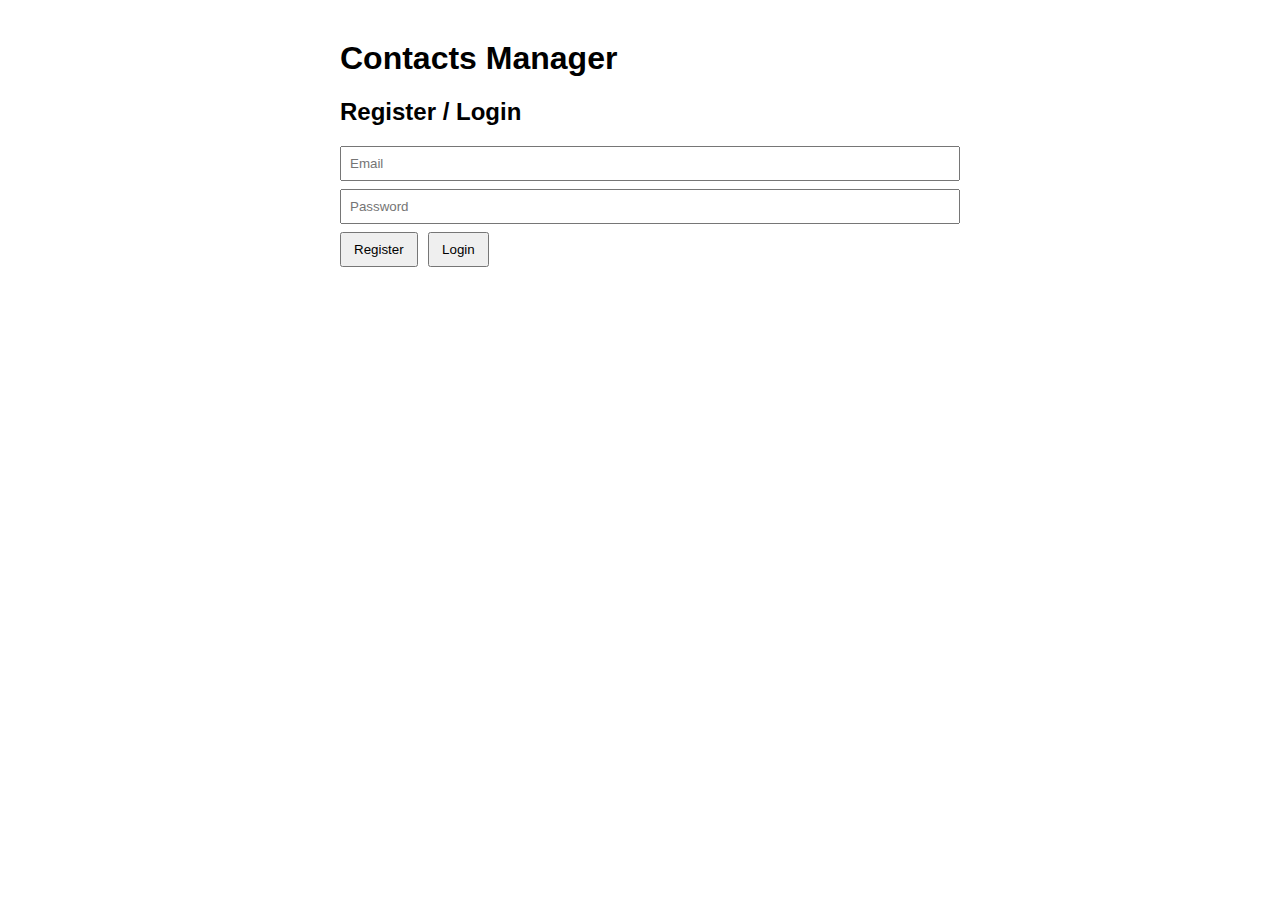
<file: index.html>
<!DOCTYPE html>
<html lang="en">
<head>
  <meta charset="UTF-8" />
  <title>Contacts Manager</title>
  <link rel="stylesheet" href="styles.css" />
</head>
<body>

  <h1>Contacts Manager</h1>

  <!-- Auth -->
  <section id="auth">
    <h2>Register / Login</h2>
    <input type="email" id="email" placeholder="Email" />
    <input type="password" id="password" placeholder="Password" />
    <button onclick="register()">Register</button>
    <button onclick="login()">Login</button>
  </section>

  <!-- Create Contact -->
  <section id="create-contact" class="hidden">
    <h2>New Contact</h2>
    <input type="text" id="name" placeholder="Name" />
    <input type="text" id="phone" placeholder="Phone" />
    <button onclick="createContact()">Add Contact</button>
  </section>

  <!-- Contacts List -->
  <section id="contacts" class="hidden">
    <h2>Your Contacts</h2>
    <ul id="contacts-list"></ul>
  </section>

  <script src="script.js"></script>
</body>
</html>
</file>
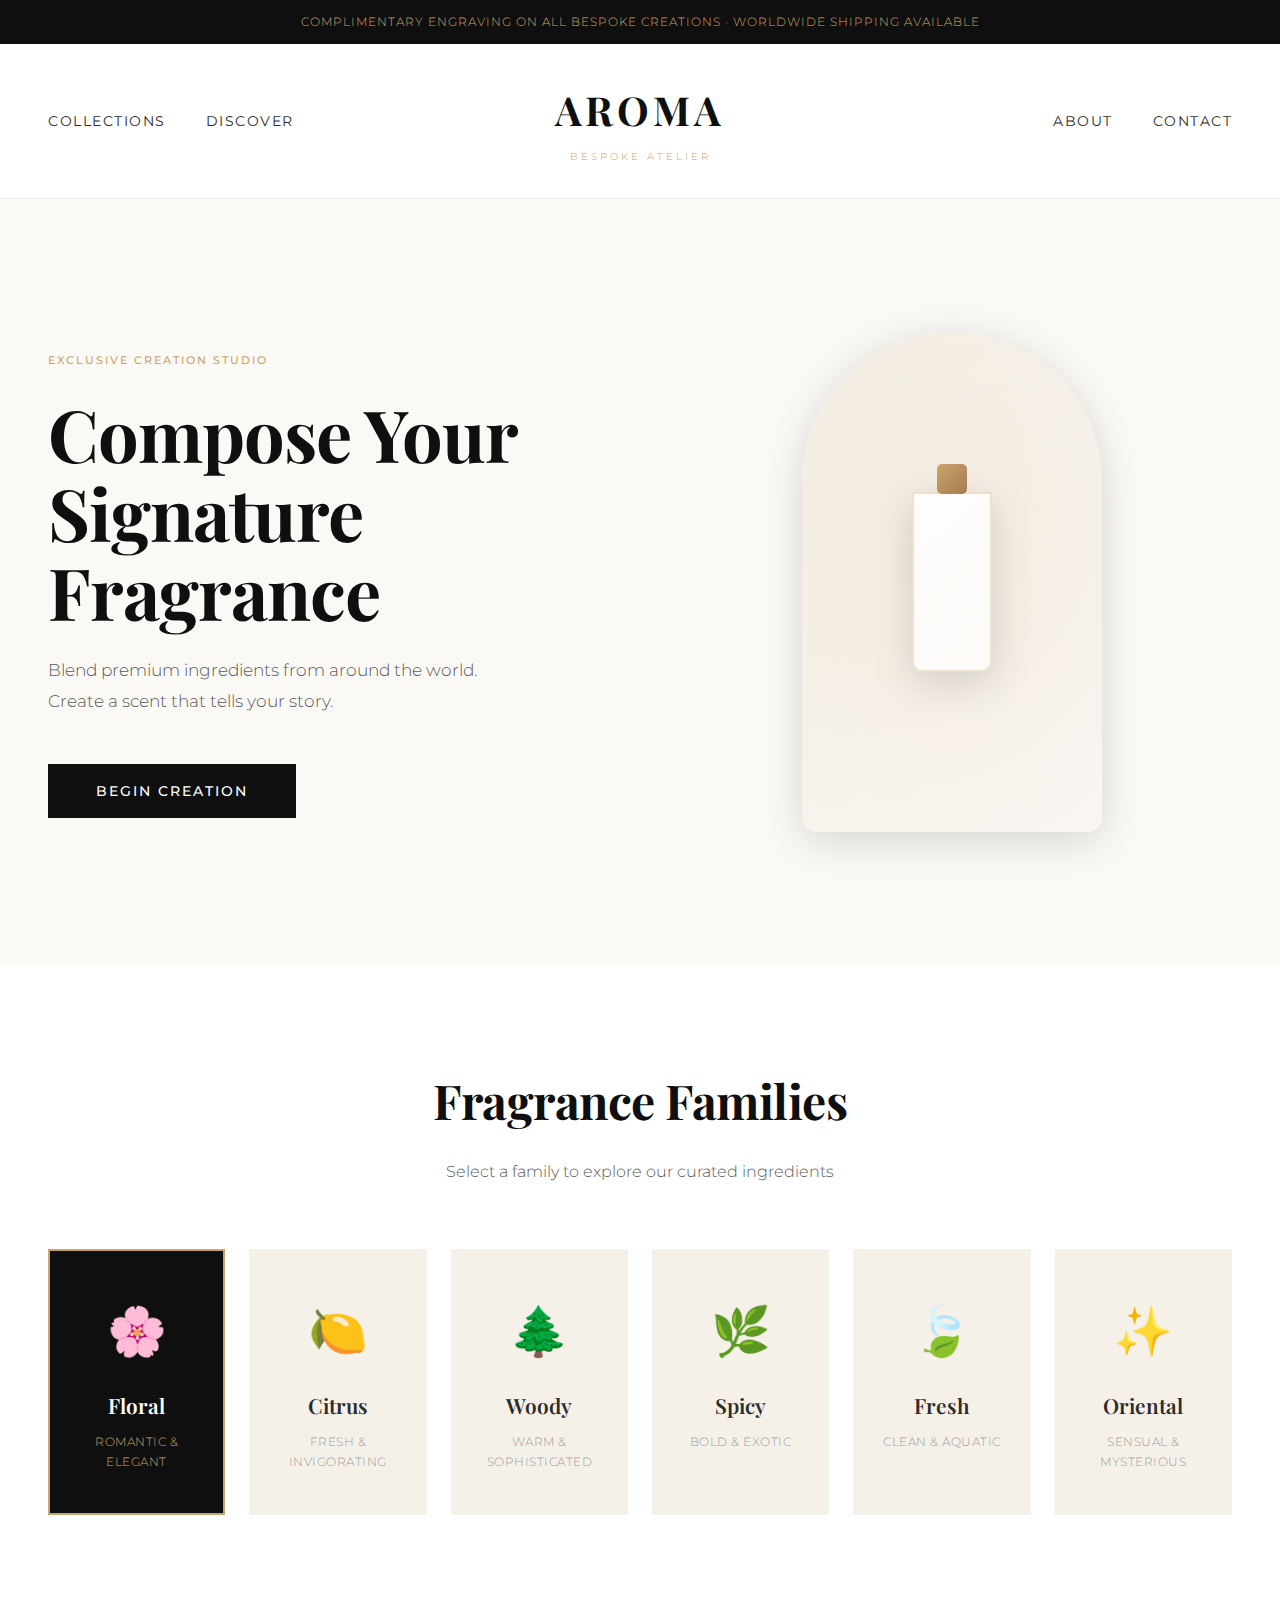
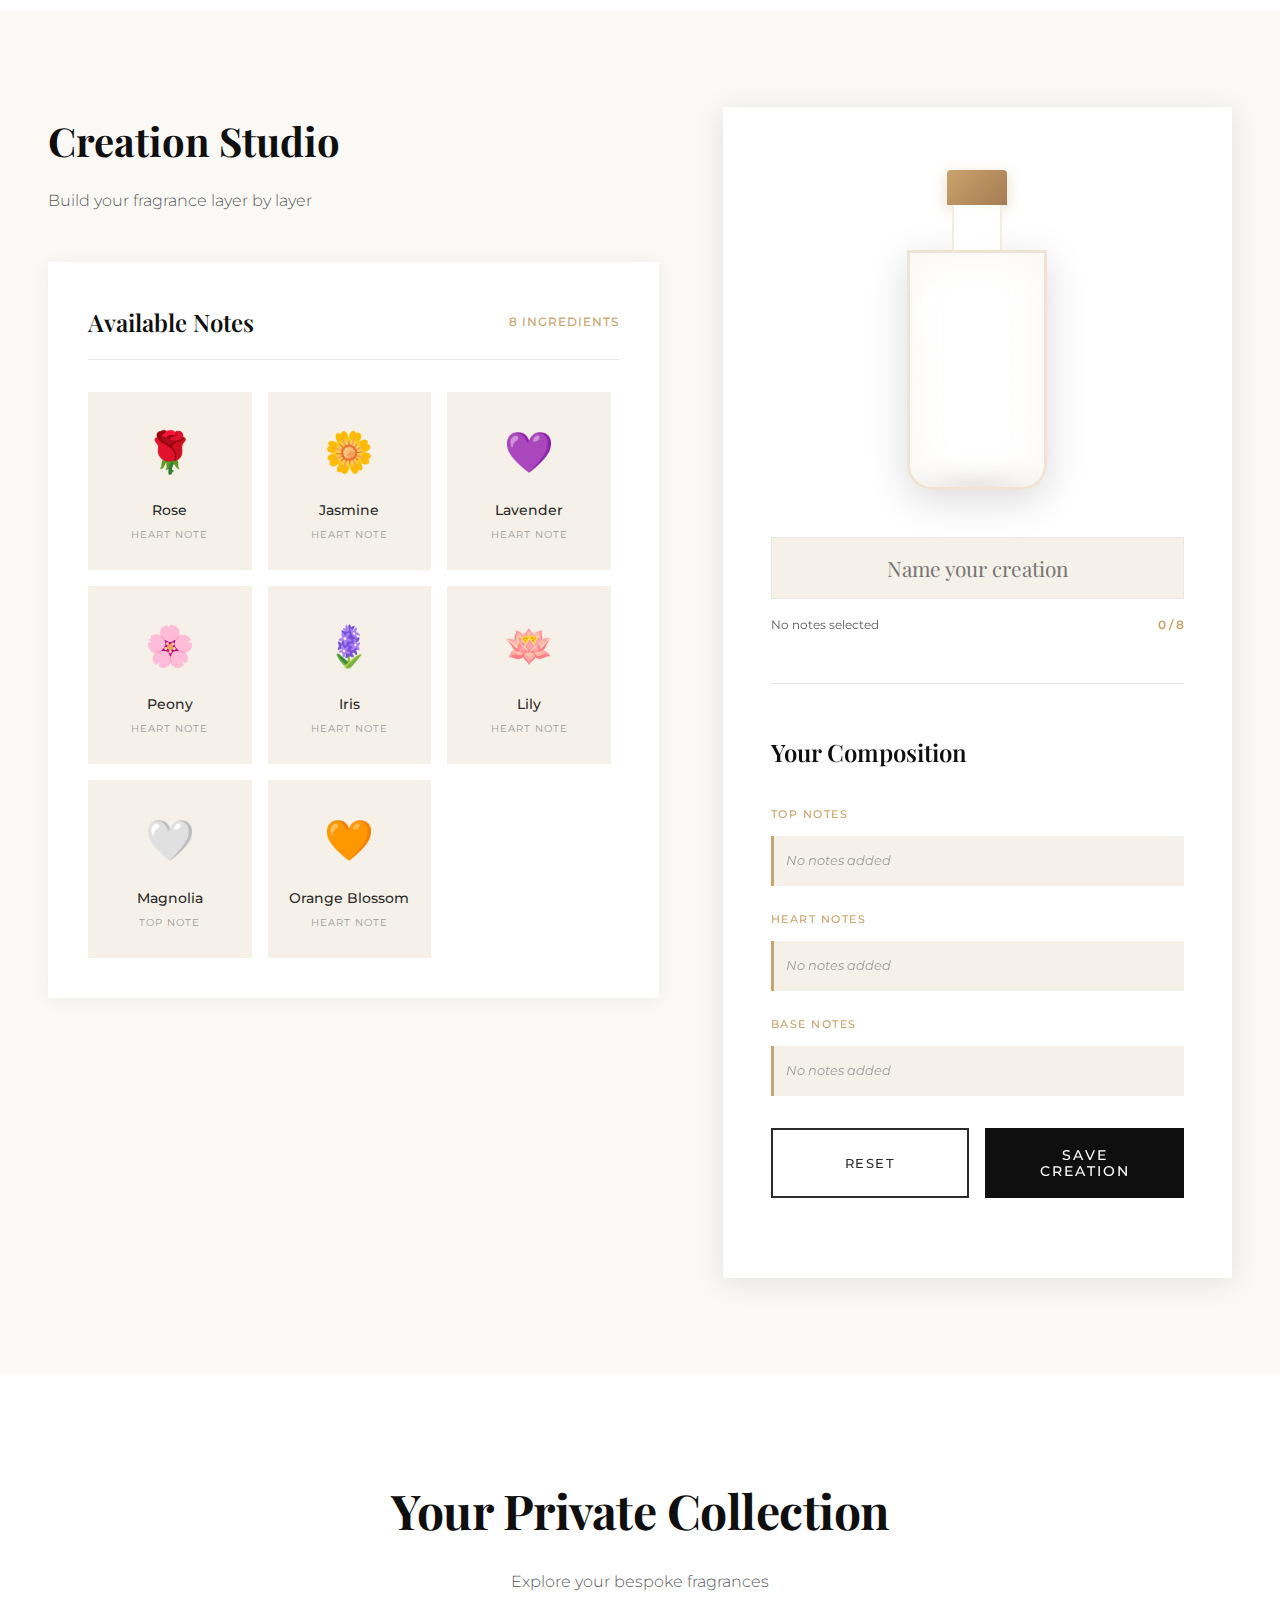
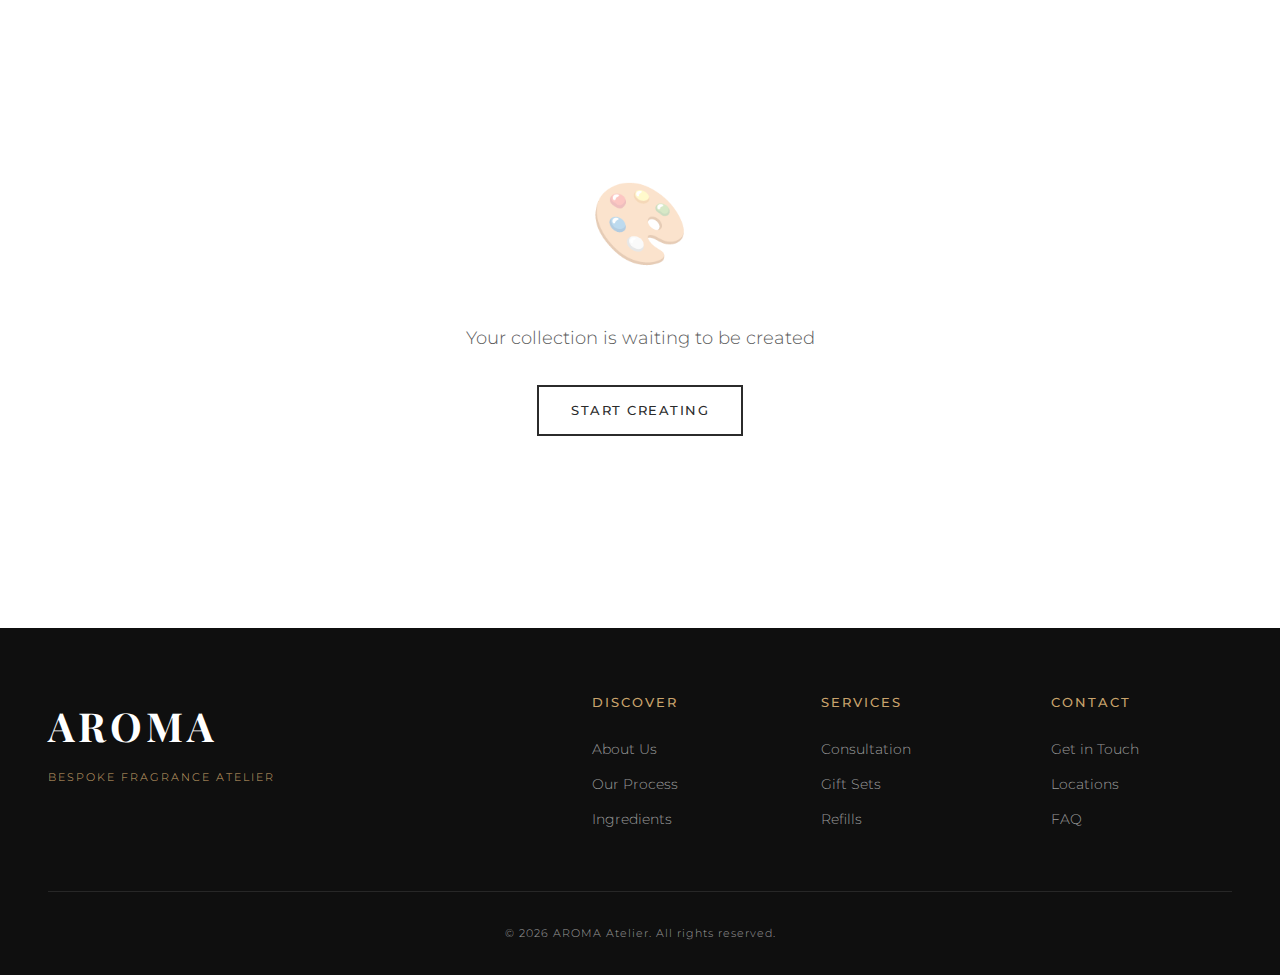
<file: task_vibe_code/index.html>
<!DOCTYPE html>
<html lang="en">
<head>
    <meta charset="UTF-8">
    <meta name="viewport" content="width=device-width, initial-scale=1.0">
    <title>AROMA · Bespoke Fragrance Atelier</title>
    <link rel="stylesheet" href="./styles.css">
    <link rel="preconnect" href="https://fonts.googleapis.com">
    <link rel="preconnect" href="https://fonts.gstatic.com" crossorigin>
    <link href="https://fonts.googleapis.com/css2?family=Playfair+Display:wght@400;500;600;700;800;900&family=Montserrat:wght@200;300;400;500;600;700&display=swap" rel="stylesheet">
</head>
<body>
    <!-- Top Banner -->
    <div class="top-banner">
        <p>Complimentary engraving on all bespoke creations · Worldwide shipping available</p>
    </div>

    <!-- Navigation -->
    <nav class="navbar">
        <div class="nav-wrapper">
            <div class="nav-left">
                <a href="#" class="nav-item">Collections</a>
                <a href="#" class="nav-item">Discover</a>
            </div>
            
            <div class="logo-center">
                <h1 class="brand-logo">AROMA</h1>
                <p class="brand-tagline">BESPOKE ATELIER</p>
            </div>
            
            <div class="nav-right">
                <a href="#" class="nav-item">About</a>
                <a href="#" class="nav-item">Contact</a>
            </div>
        </div>
    </nav>

    <!-- Hero Section -->
    <section class="hero-section">
        <div class="hero-content">
            <span class="hero-label">Exclusive Creation Studio</span>
            <h2 class="hero-title">Compose Your<br>Signature Fragrance</h2>
            <p class="hero-description">Blend premium ingredients from around the world.<br>Create a scent that tells your story.</p>
            <button class="btn-primary" onclick="scrollToStudio()">Begin Creation</button>
        </div>
        <div class="hero-visual">
            <div class="perfume-showcase">
                <div class="showcase-bottle"></div>
            </div>
        </div>
    </section>

    <!-- Category Selector -->
    <section class="category-section">
        <div class="section-container">
            <div class="section-header-main">
                <h2 class="section-title-main">Fragrance Families</h2>
                <p class="section-subtitle-main">Select a family to explore our curated ingredients</p>
            </div>
            
            <div class="category-grid" id="categoryGrid">
                <div class="category-card active" data-category="floral">
                    <div class="category-icon">🌸</div>
                    <h3 class="category-title">Floral</h3>
                    <p class="category-desc">Romantic & Elegant</p>
                </div>
                <div class="category-card" data-category="citrus">
                    <div class="category-icon">🍋</div>
                    <h3 class="category-title">Citrus</h3>
                    <p class="category-desc">Fresh & Invigorating</p>
                </div>
                <div class="category-card" data-category="woody">
                    <div class="category-icon">🌲</div>
                    <h3 class="category-title">Woody</h3>
                    <p class="category-desc">Warm & Sophisticated</p>
                </div>
                <div class="category-card" data-category="spicy">
                    <div class="category-icon">🌿</div>
                    <h3 class="category-title">Spicy</h3>
                    <p class="category-desc">Bold & Exotic</p>
                </div>
                <div class="category-card" data-category="fresh">
                    <div class="category-icon">🍃</div>
                    <h3 class="category-title">Fresh</h3>
                    <p class="category-desc">Clean & Aquatic</p>
                </div>
                <div class="category-card" data-category="oriental">
                    <div class="category-icon">✨</div>
                    <h3 class="category-title">Oriental</h3>
                    <p class="category-desc">Sensual & Mysterious</p>
                </div>
            </div>
        </div>
    </section>

    <!-- Creation Studio -->
    <section class="studio-section" id="studio">
        <div class="studio-container">
            <div class="studio-left">
                <div class="studio-header">
                    <h2 class="studio-title">Creation Studio</h2>
                    <p class="studio-subtitle">Build your fragrance layer by layer</p>
                </div>
                
                <div class="ingredients-container">
                    <div class="ingredients-header">
                        <h3 class="ingredients-title">Available Notes</h3>
                        <span class="ingredients-count" id="availableCount">0 ingredients</span>
                    </div>
                    <div class="ingredients-list" id="ingredientsList">
                        <!-- Populated by JS -->
                    </div>
                </div>
            </div>
            
            <div class="studio-right">
                <div class="composition-panel">
                    <div class="bottle-display">
                        <div class="bottle-wrapper">
                            <div class="luxury-bottle">
                                <div class="bottle-top">
                                    <div class="bottle-cap-gold"></div>
                                    <div class="bottle-neck-glass"></div>
                                </div>
                                <div class="bottle-main-body">
                                    <div class="liquid-fill" id="liquidFill"></div>
                                    <div class="bottle-highlight"></div>
                                    <div class="bottle-shadow"></div>
                                </div>
                            </div>
                        </div>
                        
                        <div class="bottle-details">
                            <input type="text" class="perfume-name-input" id="perfumeName" placeholder="Name your creation" maxlength="30">
                            <div class="composition-info">
                                <span class="composition-notes" id="compositionNotes">No notes selected</span>
                                <span class="composition-count" id="compositionCount">0 / 8</span>
                            </div>
                        </div>
                    </div>
                    
                    <div class="selected-notes-section">
                        <h3 class="selected-title">Your Composition</h3>
                        <div class="pyramid-visualization">
                            <div class="pyramid-layer" id="topNotes">
                                <span class="layer-label">Top Notes</span>
                                <div class="layer-items" id="topNotesList"></div>
                            </div>
                            <div class="pyramid-layer" id="heartNotes">
                                <span class="layer-label">Heart Notes</span>
                                <div class="layer-items" id="heartNotesList"></div>
                            </div>
                            <div class="pyramid-layer" id="baseNotes">
                                <span class="layer-label">Base Notes</span>
                                <div class="layer-items" id="baseNotesList"></div>
                            </div>
                        </div>
                        
                        <div class="action-buttons">
                            <button class="btn-outline" onclick="resetComposition()">Reset</button>
                            <button class="btn-primary" onclick="saveComposition()">Save Creation</button>
                        </div>
                    </div>
                </div>
            </div>
        </div>
    </section>

    <!-- Collection Gallery -->
    <section class="collection-section">
        <div class="section-container">
            <div class="section-header-main">
                <h2 class="section-title-main">Your Private Collection</h2>
                <p class="section-subtitle-main">Explore your bespoke fragrances</p>
            </div>
            
            <div class="collection-grid" id="collectionGrid">
                <div class="empty-collection">
                    <div class="empty-icon">🎨</div>
                    <p class="empty-text">Your collection is waiting to be created</p>
                    <button class="btn-outline" onclick="scrollToStudio()">Start Creating</button>
                </div>
            </div>
        </div>
    </section>

    <!-- Footer -->
    <footer class="footer">
        <div class="footer-content">
            <div class="footer-brand">
                <h3 class="footer-logo">AROMA</h3>
                <p class="footer-tagline">Bespoke Fragrance Atelier</p>
            </div>
            <div class="footer-links">
                <div class="footer-column">
                    <h4>Discover</h4>
                    <a href="#">About Us</a>
                    <a href="#">Our Process</a>
                    <a href="#">Ingredients</a>
                </div>
                <div class="footer-column">
                    <h4>Services</h4>
                    <a href="#">Consultation</a>
                    <a href="#">Gift Sets</a>
                    <a href="#">Refills</a>
                </div>
                <div class="footer-column">
                    <h4>Contact</h4>
                    <a href="#">Get in Touch</a>
                    <a href="#">Locations</a>
                    <a href="#">FAQ</a>
                </div>
            </div>
        </div>
        <div class="footer-bottom">
            <p>&copy; 2026 AROMA Atelier. All rights reserved.</p>
        </div>
    </footer>

    <!-- Success Modal -->
    <div class="modal-overlay" id="successModal">
        <div class="modal-content">
            <div class="modal-check">✓</div>
            <h3 class="modal-title">Creation Saved</h3>
            <p class="modal-text">Your bespoke fragrance has been added to your collection</p>
            <button class="btn-primary" onclick="closeModal()">Continue</button>
        </div>
    </div>

    <script src="./script.js"></script>
</body>
</html>
</file>
<file: styles.css>
body {
  font-family: Arial, sans-serif;
  max-width: 600px;
  margin: 40px auto;
}

input {
  display: block;
  margin: 8px 0;
  padding: 8px;
  width: 100%;
}

button {
  padding: 8px 12px;
  margin-right: 6px;
  cursor: pointer;
}

.hidden {
  display: none;
}

ul {
  padding-left: 0;
}

li {
  list-style: none;
  padding: 8px;
  border-bottom: 1px solid #ddd;
}
</file>
<file: task_vibe_code/styles.css>
/* ==============================================
   AROMA - Bespoke Fragrance Atelier Styles
   Luxury Editorial Design System
   ============================================== */

/* CSS Variables */
:root {
    /* Color Palette - Sophisticated & Elegant */
    --color-cream: #FBF9F6;
    --color-sand: #F5F1E8;
    --color-gold: #C9A36C;
    --color-gold-dark: #A67C52;
    --color-charcoal: #2B2B2B;
    --color-slate: #5A5A5A;
    --color-fog: #9C9C9C;
    --color-white: #FFFFFF;
    --color-black: #0F0F0F;
    
    /* Accent Colors */
    --color-rose: #D4A5A5;
    --color-sage: #A8B8A5;
    --color-lavender: #B5A8C5;
    
    /* Typography */
    --font-display: 'Playfair Display', serif;
    --font-body: 'Montserrat', sans-serif;
    
    /* Shadows */
    --shadow-soft: 0 2px 20px rgba(0, 0, 0, 0.06);
    --shadow-medium: 0 4px 30px rgba(0, 0, 0, 0.1);
    --shadow-hard: 0 8px 40px rgba(0, 0, 0, 0.15);
    
    /* Transitions */
    --transition-smooth: all 0.4s cubic-bezier(0.4, 0, 0.2, 1);
    --transition-bounce: all 0.5s cubic-bezier(0.68, -0.55, 0.265, 1.55);
}

/* Reset & Base */
* {
    margin: 0;
    padding: 0;
    box-sizing: border-box;
}

body {
    font-family: var(--font-body);
    color: var(--color-charcoal);
    background-color: var(--color-cream);
    line-height: 1.7;
    overflow-x: hidden;
    -webkit-font-smoothing: antialiased;
    -moz-osx-font-smoothing: grayscale;
}

/* Top Banner */
.top-banner {
    background: var(--color-black);
    color: var(--color-gold);
    text-align: center;
    padding: 0.75rem;
    font-size: 0.75rem;
    letter-spacing: 1px;
    text-transform: uppercase;
    font-weight: 300;
}

/* Navigation */
.navbar {
    background: var(--color-white);
    border-bottom: 1px solid #E8E8E8;
    padding: 2rem 3rem;
    position: sticky;
    top: 0;
    z-index: 100;
    backdrop-filter: blur(10px);
    animation: slideDown 0.6s ease-out;
}

@keyframes slideDown {
    from {
        transform: translateY(-100%);
    }
    to {
        transform: translateY(0);
    }
}

.nav-wrapper {
    max-width: 1400px;
    margin: 0 auto;
    display: grid;
    grid-template-columns: 1fr auto 1fr;
    align-items: center;
    gap: 2rem;
}

.nav-left,
.nav-right {
    display: flex;
    gap: 2.5rem;
}

.nav-right {
    justify-content: flex-end;
}

.nav-item {
    color: var(--color-charcoal);
    text-decoration: none;
    font-size: 0.85rem;
    letter-spacing: 1.5px;
    text-transform: uppercase;
    font-weight: 400;
    transition: var(--transition-smooth);
    position: relative;
}

.nav-item::after {
    content: '';
    position: absolute;
    bottom: -3px;
    left: 0;
    width: 0;
    height: 1px;
    background: var(--color-gold);
    transition: width 0.3s ease;
}

.nav-item:hover::after {
    width: 100%;
}

.logo-center {
    text-align: center;
}

.brand-logo {
    font-family: var(--font-display);
    font-size: 2.5rem;
    font-weight: 700;
    letter-spacing: 4px;
    color: var(--color-black);
    margin-bottom: 0.25rem;
}

.brand-tagline {
    font-size: 0.65rem;
    letter-spacing: 3px;
    color: var(--color-gold);
    text-transform: uppercase;
    font-weight: 300;
}

/* Hero Section */
.hero-section {
    display: grid;
    grid-template-columns: 1fr 1fr;
    min-height: 85vh;
    max-width: 1400px;
    margin: 0 auto;
    padding: 4rem 3rem;
    gap: 4rem;
    align-items: center;
}

.hero-content {
    animation: fadeInLeft 1s ease-out;
}

@keyframes fadeInLeft {
    from {
        opacity: 0;
        transform: translateX(-30px);
    }
    to {
        opacity: 1;
        transform: translateX(0);
    }
}

.hero-label {
    display: inline-block;
    font-size: 0.7rem;
    letter-spacing: 2px;
    text-transform: uppercase;
    color: var(--color-gold);
    margin-bottom: 1.5rem;
    font-weight: 500;
}

.hero-title {
    font-family: var(--font-display);
    font-size: 4.5rem;
    line-height: 1.1;
    font-weight: 700;
    color: var(--color-black);
    margin-bottom: 1.5rem;
    letter-spacing: -1px;
}

.hero-description {
    font-size: 1.05rem;
    line-height: 1.8;
    color: var(--color-slate);
    margin-bottom: 3rem;
    font-weight: 300;
}

.btn-primary {
    background: var(--color-black);
    color: var(--color-white);
    border: none;
    padding: 1.2rem 3rem;
    font-size: 0.85rem;
    font-family: var(--font-body);
    letter-spacing: 2px;
    text-transform: uppercase;
    cursor: pointer;
    transition: var(--transition-smooth);
    font-weight: 500;
}

.btn-primary:hover {
    background: var(--color-gold-dark);
    transform: translateY(-2px);
    box-shadow: var(--shadow-medium);
}

.hero-visual {
    display: flex;
    justify-content: center;
    align-items: center;
    animation: fadeInRight 1s ease-out;
}

@keyframes fadeInRight {
    from {
        opacity: 0;
        transform: translateX(30px);
    }
    to {
        opacity: 1;
        transform: translateX(0);
    }
}

.perfume-showcase {
    width: 300px;
    height: 500px;
    background: linear-gradient(135deg, var(--color-sand) 0%, var(--color-cream) 100%);
    border-radius: 200px 200px 20px 20px;
    display: flex;
    align-items: center;
    justify-content: center;
    box-shadow: var(--shadow-hard);
    position: relative;
    overflow: hidden;
}

.perfume-showcase::before {
    content: '';
    position: absolute;
    top: -50%;
    left: -50%;
    width: 200%;
    height: 200%;
    background: radial-gradient(circle, rgba(201, 163, 108, 0.1) 0%, transparent 70%);
    animation: rotate 20s linear infinite;
}

@keyframes rotate {
    from {
        transform: rotate(0deg);
    }
    to {
        transform: rotate(360deg);
    }
}

.showcase-bottle {
    width: 80px;
    height: 180px;
    background: linear-gradient(135deg, rgba(255, 255, 255, 0.9) 0%, rgba(255, 255, 255, 0.7) 100%);
    border: 2px solid rgba(201, 163, 108, 0.3);
    border-radius: 0 0 10px 10px;
    position: relative;
    box-shadow: 0 10px 40px rgba(0, 0, 0, 0.15);
}

.showcase-bottle::before {
    content: '';
    position: absolute;
    top: -30px;
    left: 50%;
    transform: translateX(-50%);
    width: 30px;
    height: 30px;
    background: linear-gradient(135deg, var(--color-gold) 0%, var(--color-gold-dark) 100%);
    border-radius: 5px;
}

/* Category Section */
.category-section {
    padding: 6rem 3rem;
    background: var(--color-white);
}

.section-container {
    max-width: 1400px;
    margin: 0 auto;
}

.section-header-main {
    text-align: center;
    margin-bottom: 4rem;
}

.section-title-main {
    font-family: var(--font-display);
    font-size: 3rem;
    font-weight: 700;
    color: var(--color-black);
    margin-bottom: 1rem;
    letter-spacing: -0.5px;
}

.section-subtitle-main {
    font-size: 1rem;
    color: var(--color-slate);
    font-weight: 300;
}

.category-grid {
    display: grid;
    grid-template-columns: repeat(6, 1fr);
    gap: 1.5rem;
}

.category-card {
    background: var(--color-sand);
    padding: 2.5rem 1.5rem;
    text-align: center;
    cursor: pointer;
    transition: var(--transition-smooth);
    border: 2px solid transparent;
}

.category-card:hover {
    transform: translateY(-8px);
    box-shadow: var(--shadow-medium);
    border-color: var(--color-gold);
}

.category-card.active {
    background: var(--color-black);
    border-color: var(--color-gold);
}

.category-icon {
    font-size: 3rem;
    margin-bottom: 1rem;
    display: block;
    transition: var(--transition-bounce);
}

.category-card:hover .category-icon {
    transform: scale(1.2);
}

.category-title {
    font-family: var(--font-display);
    font-size: 1.3rem;
    font-weight: 600;
    color: var(--color-charcoal);
    margin-bottom: 0.5rem;
}

.category-card.active .category-title {
    color: var(--color-white);
}

.category-desc {
    font-size: 0.75rem;
    color: var(--color-fog);
    letter-spacing: 0.5px;
    text-transform: uppercase;
    font-weight: 300;
}

.category-card.active .category-desc {
    color: var(--color-gold);
}

/* Studio Section */
.studio-section {
    padding: 6rem 3rem;
    background: var(--color-cream);
    min-height: 100vh;
}

.studio-container {
    max-width: 1600px;
    margin: 0 auto;
    display: grid;
    grid-template-columns: 1.2fr 1fr;
    gap: 4rem;
}

.studio-header {
    margin-bottom: 3rem;
}

.studio-title {
    font-family: var(--font-display);
    font-size: 2.5rem;
    font-weight: 700;
    color: var(--color-black);
    margin-bottom: 0.75rem;
}

.studio-subtitle {
    font-size: 1rem;
    color: var(--color-slate);
    font-weight: 300;
}

.ingredients-container {
    background: var(--color-white);
    padding: 2.5rem;
    border-radius: 2px;
    box-shadow: var(--shadow-soft);
}

.ingredients-header {
    display: flex;
    justify-content: space-between;
    align-items: center;
    margin-bottom: 2rem;
    padding-bottom: 1rem;
    border-bottom: 1px solid #E8E8E8;
}

.ingredients-title {
    font-family: var(--font-display);
    font-size: 1.5rem;
    font-weight: 600;
    color: var(--color-black);
}

.ingredients-count {
    font-size: 0.75rem;
    color: var(--color-gold);
    letter-spacing: 1px;
    text-transform: uppercase;
    font-weight: 500;
}

.ingredients-list {
    display: grid;
    grid-template-columns: repeat(auto-fill, minmax(160px, 1fr));
    gap: 1rem;
    max-height: 600px;
    overflow-y: auto;
    padding-right: 0.5rem;
}

.ingredient-item {
    background: var(--color-sand);
    padding: 1.5rem 1rem;
    text-align: center;
    cursor: pointer;
    transition: var(--transition-smooth);
    border: 2px solid transparent;
    position: relative;
}

.ingredient-item:hover {
    transform: scale(1.05);
    border-color: var(--color-gold);
    box-shadow: var(--shadow-soft);
}

.ingredient-item.selected {
    background: var(--color-black);
    border-color: var(--color-gold);
}

.ingredient-item.selected::after {
    content: '✓';
    position: absolute;
    top: 8px;
    right: 8px;
    color: var(--color-gold);
    font-weight: bold;
    font-size: 0.9rem;
}

.ingredient-emoji {
    font-size: 2.5rem;
    display: block;
    margin-bottom: 0.75rem;
}

.ingredient-name {
    font-size: 0.9rem;
    font-weight: 500;
    color: var(--color-charcoal);
    margin-bottom: 0.25rem;
}

.ingredient-item.selected .ingredient-name {
    color: var(--color-white);
}

.ingredient-type {
    font-size: 0.65rem;
    color: var(--color-fog);
    text-transform: uppercase;
    letter-spacing: 1px;
    font-weight: 400;
}

.ingredient-item.selected .ingredient-type {
    color: var(--color-gold);
}

/* Composition Panel */
.composition-panel {
    background: var(--color-white);
    padding: 3rem;
    border-radius: 2px;
    box-shadow: var(--shadow-medium);
    position: sticky;
    top: 120px;
}

.bottle-display {
    text-align: center;
    margin-bottom: 3rem;
    padding-bottom: 3rem;
    border-bottom: 1px solid #E8E8E8;
}

.bottle-wrapper {
    height: 350px;
    display: flex;
    align-items: center;
    justify-content: center;
    margin-bottom: 2rem;
}

.luxury-bottle {
    position: relative;
    width: 140px;
    height: 320px;
}

.bottle-top {
    position: relative;
    z-index: 3;
}

.bottle-cap-gold {
    width: 60px;
    height: 35px;
    background: linear-gradient(135deg, var(--color-gold) 0%, var(--color-gold-dark) 100%);
    margin: 0 auto;
    border-radius: 4px 4px 0 0;
    box-shadow: 0 4px 15px rgba(201, 163, 108, 0.4);
}

.bottle-neck-glass {
    width: 50px;
    height: 45px;
    background: linear-gradient(135deg, rgba(255, 255, 255, 0.95) 0%, rgba(255, 255, 255, 0.85) 100%);
    margin: 0 auto;
    border-left: 2px solid rgba(201, 163, 108, 0.2);
    border-right: 2px solid rgba(201, 163, 108, 0.2);
}

.bottle-main-body {
    width: 140px;
    height: 240px;
    background: linear-gradient(135deg, rgba(255, 255, 255, 0.98) 0%, rgba(255, 255, 255, 0.9) 100%);
    border: 3px solid rgba(201, 163, 108, 0.3);
    border-radius: 0 0 25px 25px;
    position: relative;
    overflow: hidden;
    box-shadow: 
        inset 0 0 40px rgba(201, 163, 108, 0.1),
        0 10px 40px rgba(0, 0, 0, 0.15);
}

.liquid-fill {
    position: absolute;
    bottom: 0;
    left: 0;
    right: 0;
    height: 0%;
    background: linear-gradient(135deg, var(--color-rose) 0%, var(--color-lavender) 100%);
    transition: all 0.8s cubic-bezier(0.4, 0, 0.2, 1);
    border-radius: 0 0 22px 22px;
}

.bottle-highlight {
    position: absolute;
    top: 30px;
    left: 15px;
    width: 40px;
    height: 120px;
    background: linear-gradient(135deg, rgba(255, 255, 255, 0.7) 0%, transparent 100%);
    border-radius: 50%;
    transform: rotate(-15deg);
    pointer-events: none;
}

.bottle-shadow {
    position: absolute;
    bottom: -10px;
    left: 50%;
    transform: translateX(-50%);
    width: 120%;
    height: 20px;
    background: radial-gradient(ellipse, rgba(0, 0, 0, 0.2) 0%, transparent 70%);
    filter: blur(10px);
}

.bottle-details {
    margin-top: 2rem;
}

.perfume-name-input {
    width: 100%;
    padding: 1rem;
    border: 1px solid #E8E8E8;
    background: var(--color-sand);
    font-family: var(--font-display);
    font-size: 1.3rem;
    text-align: center;
    color: var(--color-black);
    transition: var(--transition-smooth);
    outline: none;
    margin-bottom: 1rem;
}

.perfume-name-input:focus {
    border-color: var(--color-gold);
    background: var(--color-white);
}

.composition-info {
    display: flex;
    justify-content: space-between;
    align-items: center;
    font-size: 0.75rem;
    color: var(--color-slate);
}

.composition-count {
    color: var(--color-gold);
    font-weight: 600;
}

/* Pyramid Visualization */
.selected-notes-section {
    margin-bottom: 2rem;
}

.selected-title {
    font-family: var(--font-display);
    font-size: 1.5rem;
    font-weight: 600;
    color: var(--color-black);
    margin-bottom: 2rem;
}

.pyramid-visualization {
    margin-bottom: 2rem;
}

.pyramid-layer {
    margin-bottom: 1.5rem;
}

.layer-label {
    display: block;
    font-size: 0.7rem;
    letter-spacing: 1.5px;
    text-transform: uppercase;
    color: var(--color-gold);
    margin-bottom: 0.75rem;
    font-weight: 500;
}

.layer-items {
    min-height: 50px;
    padding: 0.75rem;
    background: var(--color-sand);
    border-left: 3px solid var(--color-gold);
    display: flex;
    flex-wrap: wrap;
    gap: 0.5rem;
    align-items: center;
}

.layer-items:empty::after {
    content: 'No notes added';
    color: var(--color-fog);
    font-size: 0.8rem;
    font-style: italic;
}

.note-badge {
    background: var(--color-white);
    padding: 0.5rem 1rem;
    border-radius: 20px;
    font-size: 0.75rem;
    color: var(--color-charcoal);
    display: inline-flex;
    align-items: center;
    gap: 0.5rem;
    box-shadow: var(--shadow-soft);
    animation: slideIn 0.3s ease-out;
}

@keyframes slideIn {
    from {
        opacity: 0;
        transform: translateY(-10px);
    }
    to {
        opacity: 1;
        transform: translateY(0);
    }
}

.note-badge-icon {
    font-size: 1rem;
}

.note-remove {
    background: none;
    border: none;
    color: var(--color-slate);
    font-size: 1rem;
    cursor: pointer;
    padding: 0;
    line-height: 1;
    transition: var(--transition-smooth);
}

.note-remove:hover {
    color: var(--color-black);
    transform: rotate(90deg);
}

/* Action Buttons */
.action-buttons {
    display: grid;
    grid-template-columns: 1fr 1fr;
    gap: 1rem;
}

.btn-outline {
    background: transparent;
    color: var(--color-charcoal);
    border: 2px solid var(--color-charcoal);
    padding: 1rem 2rem;
    font-size: 0.8rem;
    font-family: var(--font-body);
    letter-spacing: 1.5px;
    text-transform: uppercase;
    cursor: pointer;
    transition: var(--transition-smooth);
    font-weight: 500;
}

.btn-outline:hover {
    background: var(--color-charcoal);
    color: var(--color-white);
}

/* Collection Section */
.collection-section {
    padding: 6rem 3rem;
    background: var(--color-white);
}

.collection-grid {
    display: grid;
    grid-template-columns: repeat(auto-fill, minmax(300px, 1fr));
    gap: 2rem;
    margin-top: 3rem;
}

.empty-collection {
    grid-column: 1 / -1;
    text-align: center;
    padding: 6rem 2rem;
}

.empty-icon {
    font-size: 5rem;
    margin-bottom: 2rem;
    opacity: 0.3;
}

.empty-text {
    font-size: 1.1rem;
    color: var(--color-slate);
    margin-bottom: 2rem;
    font-weight: 300;
}

.collection-item {
    background: var(--color-sand);
    padding: 3rem 2rem;
    text-align: center;
    transition: var(--transition-smooth);
    border: 2px solid transparent;
    animation: fadeIn 0.5s ease-out;
}

@keyframes fadeIn {
    from {
        opacity: 0;
        transform: scale(0.95);
    }
    to {
        opacity: 1;
        transform: scale(1);
    }
}

.collection-item:hover {
    transform: translateY(-8px);
    box-shadow: var(--shadow-medium);
    border-color: var(--color-gold);
}

.collection-bottle {
    width: 100px;
    height: 200px;
    margin: 0 auto 2rem;
    position: relative;
}

.collection-name {
    font-family: var(--font-display);
    font-size: 1.8rem;
    font-weight: 600;
    color: var(--color-black);
    margin-bottom: 1.5rem;
}

.collection-notes {
    display: flex;
    flex-wrap: wrap;
    gap: 0.5rem;
    justify-content: center;
}

.collection-note-tag {
    background: var(--color-white);
    padding: 0.4rem 0.8rem;
    border-radius: 15px;
    font-size: 0.7rem;
    color: var(--color-slate);
    display: inline-flex;
    align-items: center;
    gap: 0.3rem;
}

/* Footer */
.footer {
    background: var(--color-black);
    color: var(--color-white);
    padding: 4rem 3rem 2rem;
}

.footer-content {
    max-width: 1400px;
    margin: 0 auto;
    display: grid;
    grid-template-columns: 1.5fr 2fr;
    gap: 4rem;
    margin-bottom: 3rem;
}

.footer-logo {
    font-family: var(--font-display);
    font-size: 2.5rem;
    letter-spacing: 4px;
    margin-bottom: 0.5rem;
}

.footer-tagline {
    font-size: 0.7rem;
    letter-spacing: 2px;
    color: var(--color-gold);
    text-transform: uppercase;
    font-weight: 300;
}

.footer-links {
    display: grid;
    grid-template-columns: repeat(3, 1fr);
    gap: 3rem;
}

.footer-column h4 {
    font-size: 0.8rem;
    letter-spacing: 2px;
    text-transform: uppercase;
    color: var(--color-gold);
    margin-bottom: 1.5rem;
    font-weight: 500;
}

.footer-column a {
    display: block;
    color: var(--color-fog);
    text-decoration: none;
    font-size: 0.85rem;
    margin-bottom: 0.75rem;
    transition: var(--transition-smooth);
    font-weight: 300;
}

.footer-column a:hover {
    color: var(--color-white);
    padding-left: 0.5rem;
}

.footer-bottom {
    max-width: 1400px;
    margin: 0 auto;
    padding-top: 2rem;
    border-top: 1px solid rgba(255, 255, 255, 0.1);
    text-align: center;
}

.footer-bottom p {
    font-size: 0.7rem;
    color: var(--color-fog);
    letter-spacing: 1px;
    font-weight: 300;
}

/* Modal */
.modal-overlay {
    display: none;
    position: fixed;
    top: 0;
    left: 0;
    right: 0;
    bottom: 0;
    background: rgba(0, 0, 0, 0.8);
    backdrop-filter: blur(10px);
    z-index: 1000;
    align-items: center;
    justify-content: center;
    animation: fadeIn 0.3s ease-out;
}

.modal-overlay.active {
    display: flex;
}

.modal-content {
    background: var(--color-white);
    padding: 4rem 3rem;
    max-width: 450px;
    text-align: center;
    box-shadow: var(--shadow-hard);
    animation: scaleIn 0.4s cubic-bezier(0.68, -0.55, 0.265, 1.55);
}

@keyframes scaleIn {
    from {
        opacity: 0;
        transform: scale(0.8);
    }
    to {
        opacity: 1;
        transform: scale(1);
    }
}

.modal-check {
    width: 80px;
    height: 80px;
    background: var(--color-black);
    color: var(--color-gold);
    font-size: 3rem;
    display: flex;
    align-items: center;
    justify-content: center;
    border-radius: 50%;
    margin: 0 auto 2rem;
}

.modal-title {
    font-family: var(--font-display);
    font-size: 2rem;
    font-weight: 600;
    color: var(--color-black);
    margin-bottom: 1rem;
}

.modal-text {
    font-size: 1rem;
    color: var(--color-slate);
    margin-bottom: 2.5rem;
    font-weight: 300;
}

/* Scrollbar */
.ingredients-list::-webkit-scrollbar {
    width: 6px;
}

.ingredients-list::-webkit-scrollbar-track {
    background: var(--color-sand);
}

.ingredients-list::-webkit-scrollbar-thumb {
    background: var(--color-gold);
    border-radius: 3px;
}

/* Responsive Design */
@media (max-width: 1200px) {
    .hero-section {
        grid-template-columns: 1fr;
        text-align: center;
    }
    
    .hero-visual {
        order: -1;
        margin-bottom: 3rem;
    }
    
    .studio-container {
        grid-template-columns: 1fr;
    }
    
    .composition-panel {
        position: relative;
        top: 0;
    }
}

@media (max-width: 768px) {
    .navbar {
        padding: 1.5rem 2rem;
    }
    
    .nav-wrapper {
        grid-template-columns: 1fr;
        gap: 1rem;
    }
    
    .nav-left,
    .nav-right {
        justify-content: center;
        gap: 1.5rem;
    }
    
    .hero-title {
        font-size: 3rem;
    }
    
    .category-grid {
        grid-template-columns: repeat(2, 1fr);
    }
    
    .ingredients-list {
        grid-template-columns: repeat(2, 1fr);
    }
    
    .footer-content {
        grid-template-columns: 1fr;
        gap: 3rem;
    }
    
    .footer-links {
        grid-template-columns: 1fr;
        gap: 2rem;
    }
}

@media (max-width: 480px) {
    .hero-title {
        font-size: 2.5rem;
    }
    
    .category-grid {
        grid-template-columns: 1fr;
    }
    
    .action-buttons {
        grid-template-columns: 1fr;
    }
    
    .collection-grid {
        grid-template-columns: 1fr;
    }
}
</file>
